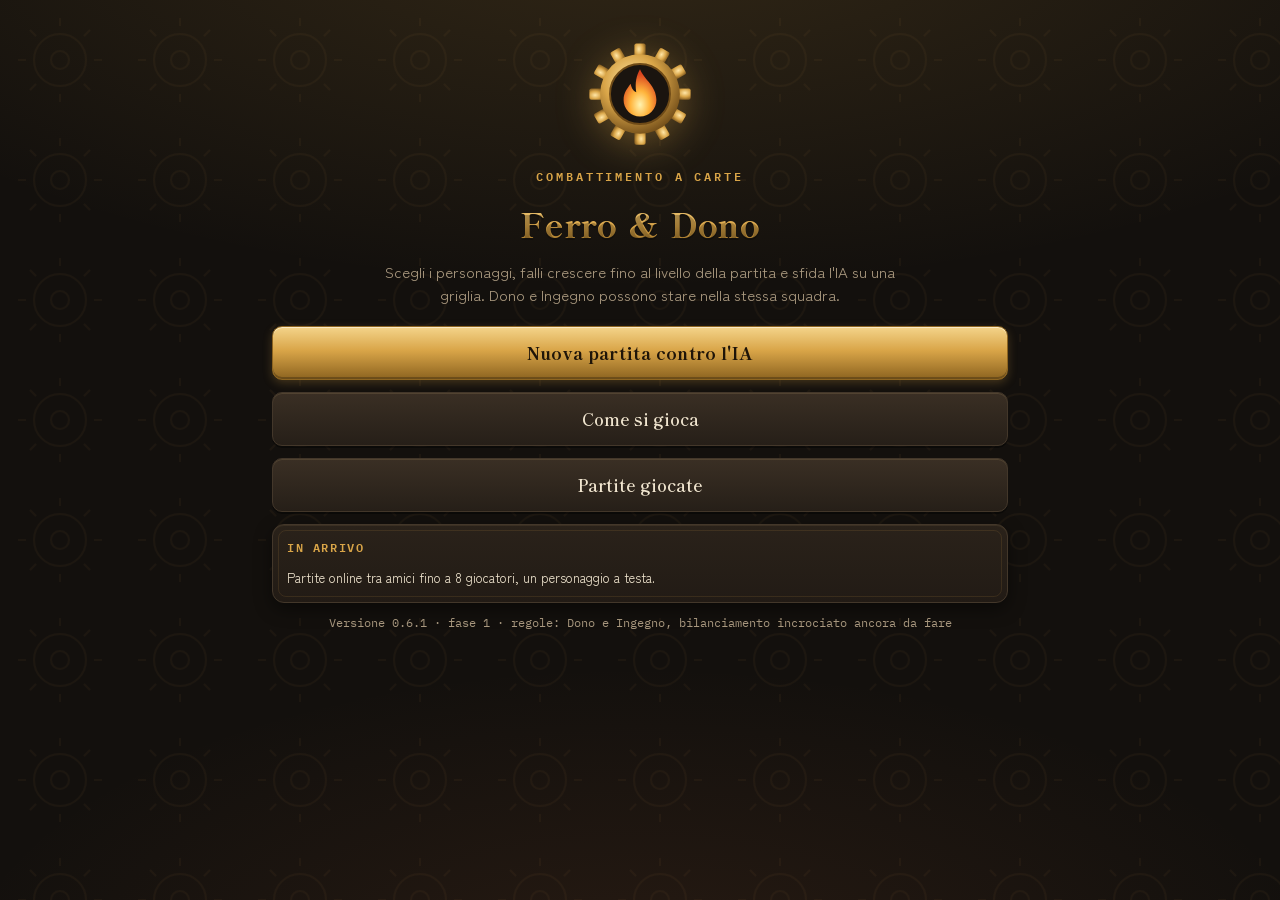
<file: index.html>
<!doctype html>
<html lang="it">
<head>
<meta charset="utf-8">
<meta name="viewport" content="width=device-width,initial-scale=1,viewport-fit=cover">
<title>Ferro &amp; Dono</title>
<meta name="description" content="Combattimento a carte di Ferro & Dono: Dono e Ingegno su griglia, contro l'IA.">
<meta name="theme-color" content="#2a2219">
<link rel="manifest" href="manifest.webmanifest">
<link rel="icon" href="icone/icona-192.png">
<link rel="apple-touch-icon" href="icone/icona-192.png">
<meta name="apple-mobile-web-app-capable" content="yes">
<meta name="apple-mobile-web-app-title" content="Ferro & Dono">
<link rel="preconnect" href="https://fonts.googleapis.com">
<link rel="stylesheet" href="https://fonts.googleapis.com/css2?family=Shippori+Mincho+B1:wght@700;800&family=Zen+Kaku+Gothic+New:wght@400;500;700&family=IBM+Plex+Mono:wght@500;600&display=swap">
<link rel="stylesheet" href="stile.css">
</head>
<body>
<div id="app" aria-live="polite"></div>
<noscript>Per giocare serve JavaScript attivo.</noscript>
<!-- Ordine importante: prima i dati, poi il motore, poi l'interfaccia -->
<script src="dati-dono.js"></script>
<script src="dati-ingegno.js"></script>
<script src="motore.js"></script>
<script src="app.js"></script>
</body>
</html>
</file>
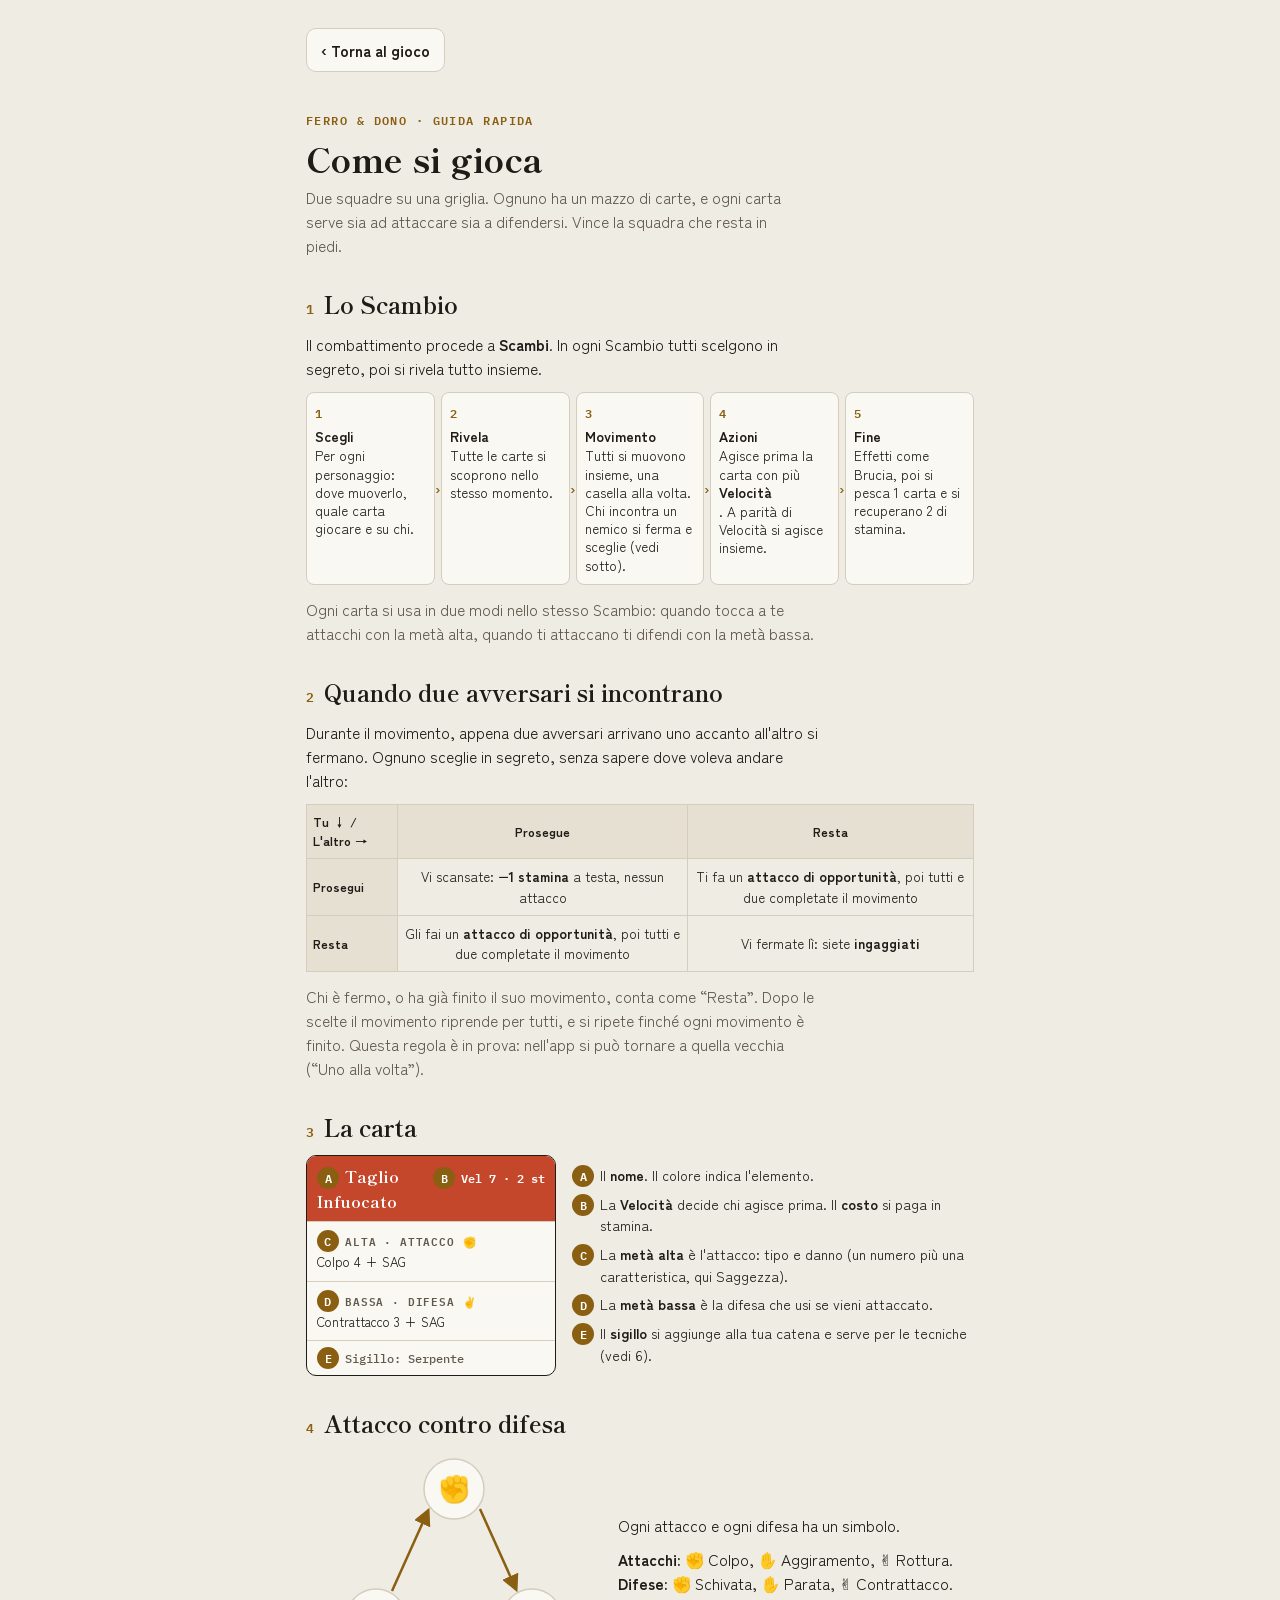
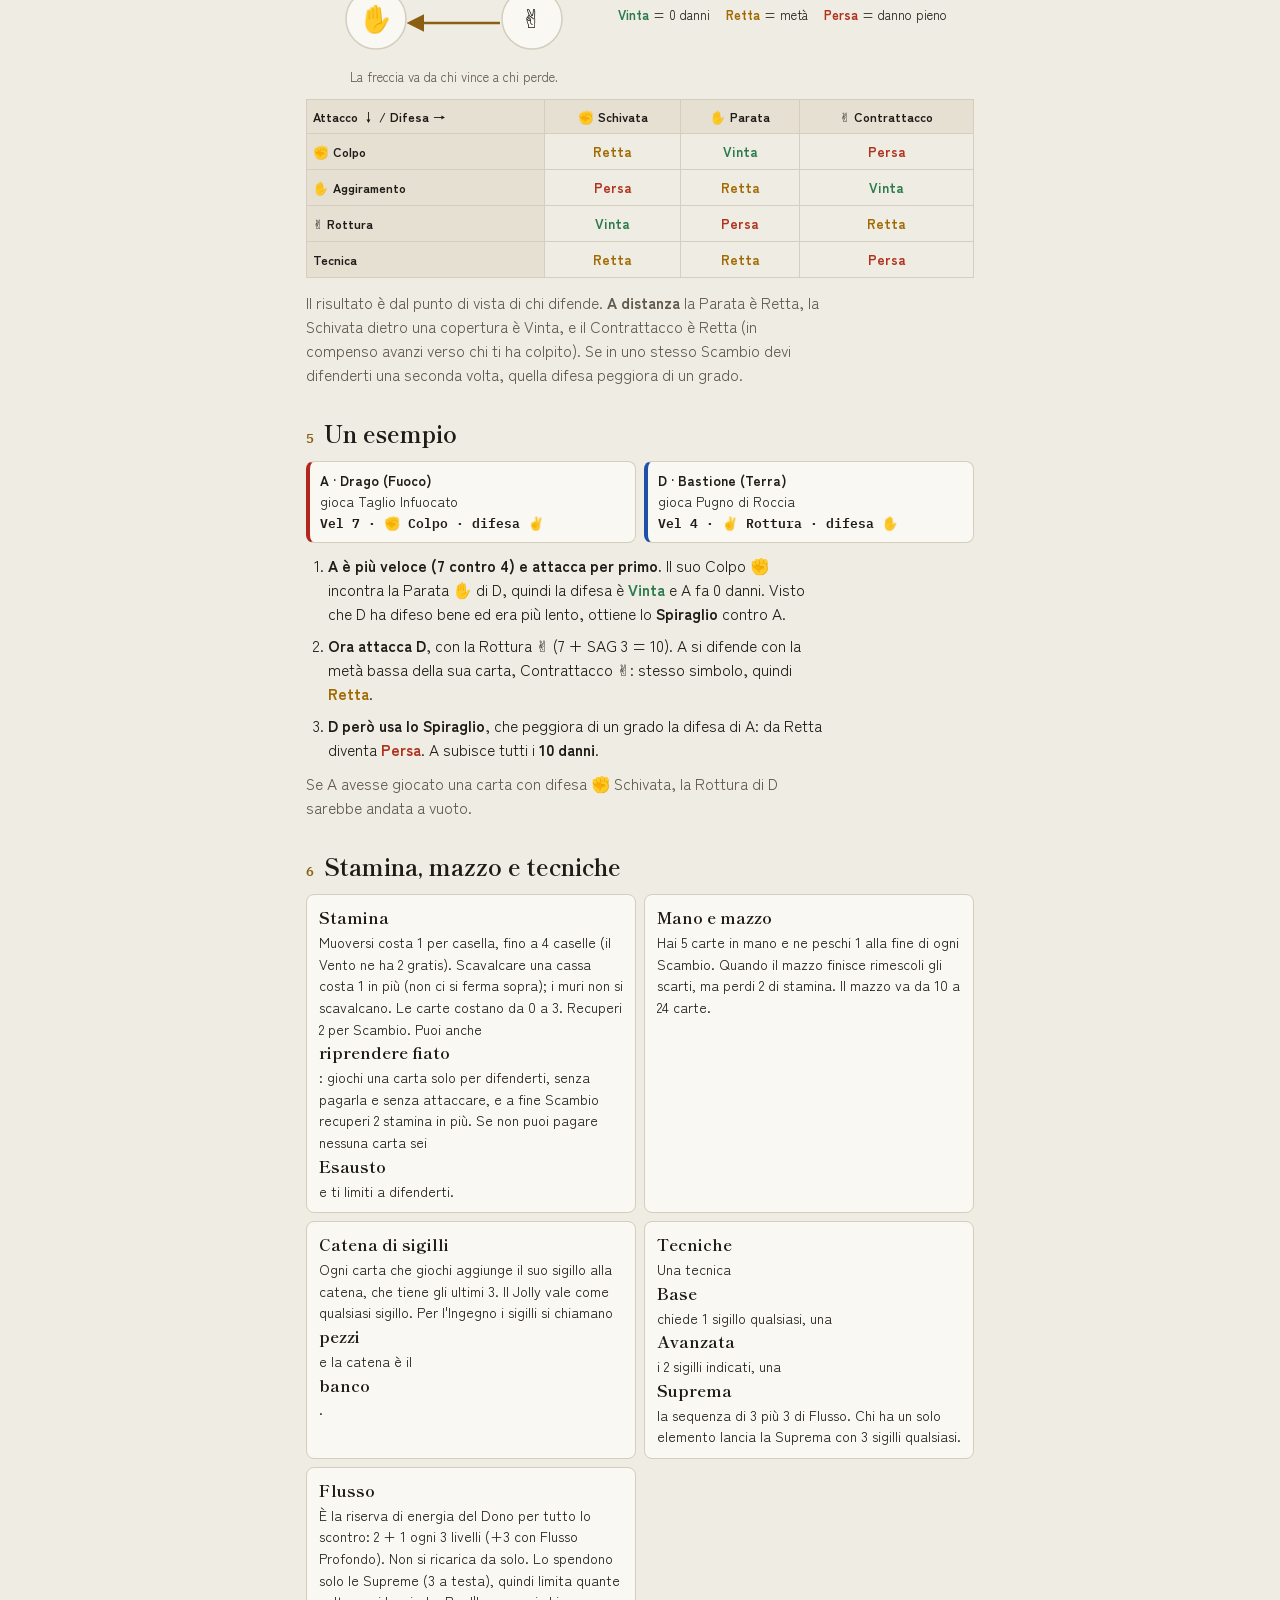
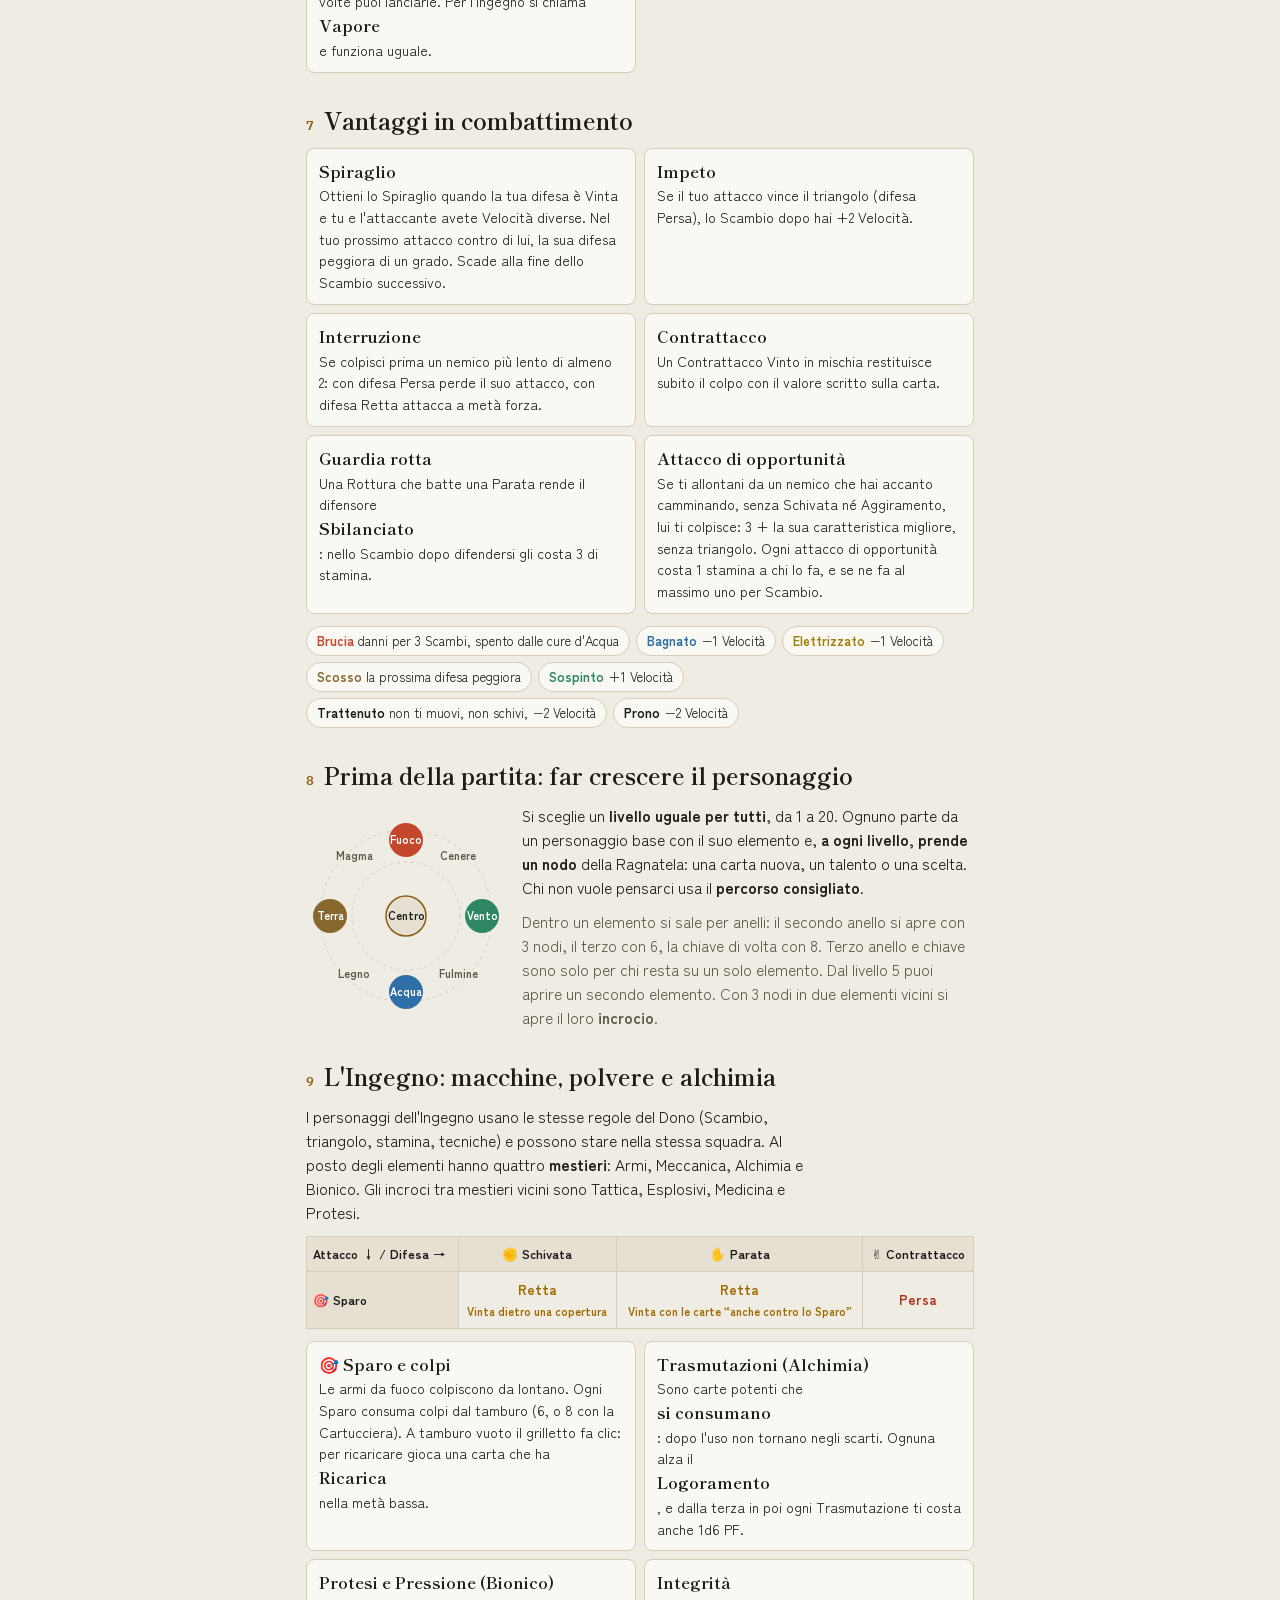
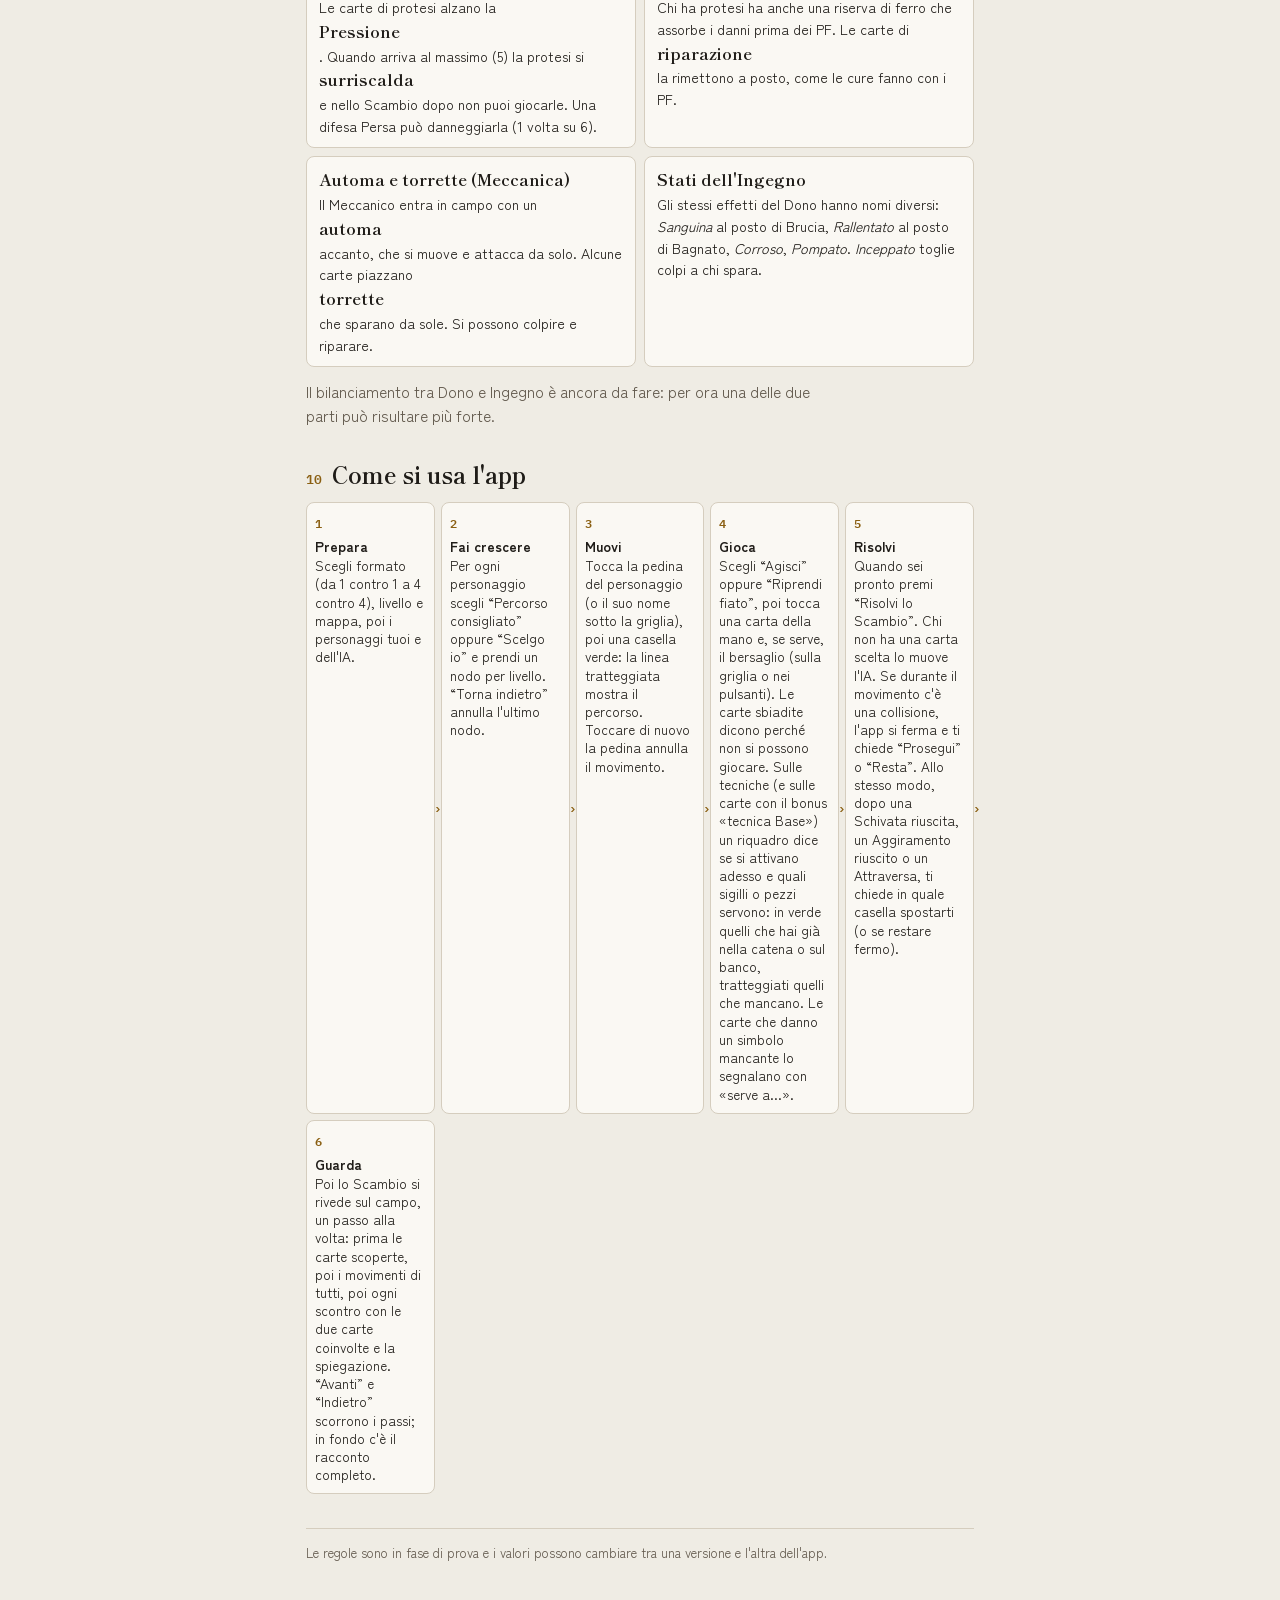
<file: guida.html>
<!doctype html>
<html lang="it">
<head>
<meta charset="utf-8">
<meta name="viewport" content="width=device-width,initial-scale=1,viewport-fit=cover">
<title>Come si gioca · Ferro &amp; Dono</title>
<meta name="theme-color" content="#2a2219">
<link rel="manifest" href="manifest.webmanifest">
<link rel="icon" href="icone/icona-192.png">
<link rel="preconnect" href="https://fonts.googleapis.com">
<link rel="stylesheet" href="https://fonts.googleapis.com/css2?family=Shippori+Mincho+B1:wght@700;800&family=Zen+Kaku+Gothic+New:wght@400;500;700&family=IBM+Plex+Mono:wght@500;600&display=swap">
<style>
/* Layout: una colonna stretta da leggere sul telefono, schemi a tutta larghezza; carta e triangolo disegnati in HTML */
:root{
  --bg:#efece4; --paper:#faf8f3; --ink:#1f1c18; --muted:#62594d; --line:#d5cdbe; --soft:#e6e0d3;
  --brass:#8a5f12; --on-brass:#fff;
  --win:#2c7a4b; --half:#a06a00; --lose:#b0321c;
  --tA:#b3261e; --tB:#1f4fa8;
  --F:#c4462b; --V:#2d8763; --A:#2f6ea6; --T:#87672e; --L:#9f810c;
  --ff-d:"Shippori Mincho B1","Hiragino Mincho ProN",Georgia,serif;
  --ff-b:"Zen Kaku Gothic New","Segoe UI",system-ui,sans-serif;
  --ff-m:"IBM Plex Mono",ui-monospace,Menlo,monospace;
}
@media (prefers-color-scheme: dark){:root:not([data-theme="light"]){
  --bg:#16140f; --paper:#1f1c16; --ink:#ece6da; --muted:#a99f8f; --line:#3a352b; --soft:#2a261e;
  --brass:#d9a648; --on-brass:#16140f; --win:#5fc38a; --half:#e0a83a; --lose:#ec7a5a;
  --tA:#ff7b6e; --tB:#7aa7ff; --F:#e36a4e; --V:#5cbd95; --A:#62a1d8; --T:#c39e60; --L:#dabb42; color-scheme:dark}}
:root[data-theme="dark"]{
  --bg:#16140f; --paper:#1f1c16; --ink:#ece6da; --muted:#a99f8f; --line:#3a352b; --soft:#2a261e;
  --brass:#d9a648; --on-brass:#16140f; --win:#5fc38a; --half:#e0a83a; --lose:#ec7a5a;
  --tA:#ff7b6e; --tB:#7aa7ff; --F:#e36a4e; --V:#5cbd95; --A:#62a1d8; --T:#c39e60; --L:#dabb42; color-scheme:dark}
*{box-sizing:border-box}
body{background:var(--bg);color:var(--ink);font:15.5px/1.55 var(--ff-b)}
.wrap{max-width:700px;margin:0 auto;padding-left:max(16px,env(safe-area-inset-left,0px));padding-right:max(16px,env(safe-area-inset-right,0px));padding-block:28px 56px;display:flex;flex-direction:column;gap:34px}
header h1{font:800 34px/1.1 var(--ff-d);margin:0 0 8px;text-wrap:balance;letter-spacing:.01em}
header p{margin:0;color:var(--muted);max-width:60ch}
.seal{display:inline-block;font:600 12px var(--ff-m);letter-spacing:.12em;text-transform:uppercase;color:var(--brass);margin-bottom:10px}
section{display:flex;flex-direction:column;gap:12px;min-width:0}
h2{font:700 23px/1.2 var(--ff-d);margin:0;text-wrap:balance;display:flex;gap:10px;align-items:baseline}
h2 .n{font:600 13px var(--ff-m);color:var(--brass)}
p{margin:0;max-width:65ch}
.muted{color:var(--muted)}
b{font-weight:700}
.box{background:var(--paper);border:1px solid var(--line);border-radius:10px;padding:14px;min-width:0}
/* flusso dello Scambio */
.flow{list-style:none;margin:0;padding:0;display:grid;grid-template-columns:repeat(5,minmax(0,1fr));gap:6px;counter-reset:f}
.flow li{background:var(--paper);border:1px solid var(--line);border-radius:8px;padding:10px 8px;font-size:13.5px;line-height:1.35;position:relative;counter-increment:f;min-width:0}
.flow li::before{content:counter(f);display:block;font:600 12px var(--ff-m);color:var(--brass);margin-bottom:4px}
.flow li b{display:block;font-size:14px}
.flow li:not(:last-child)::after{content:"›";position:absolute;right:-6px;top:50%;transform:translateY(-50%);color:var(--brass);font-weight:700;z-index:1}
@media (max-width:620px){.flow{grid-template-columns:minmax(0,1fr)}.flow li{display:grid;grid-template-columns:22px minmax(0,1fr);gap:0 8px}.flow li::before{grid-row:span 2;margin:0}.flow li:not(:last-child)::after{content:"⌄";right:auto;left:12px;top:auto;bottom:-13px;transform:none}}
/* carta */
.cardrow{display:grid;grid-template-columns:minmax(0,250px) minmax(0,1fr);gap:16px;align-items:center}
@media (max-width:560px){.cardrow{grid-template-columns:minmax(0,1fr)}}
.card{border:1.5px solid var(--ink);border-radius:10px;background:var(--paper);overflow:hidden;font-size:13px;max-width:280px}
.card .hd{background:var(--F);color:#fff;padding:8px 10px;display:flex;justify-content:space-between;gap:8px;align-items:baseline}
.card .hd .nm{font:700 16px var(--ff-d)}
.card .hd .v{font:600 12px var(--ff-m);white-space:nowrap}
.card .half{padding:8px 10px;border-top:1px solid var(--line)}
.card .half small{display:block;font:600 10.5px var(--ff-m);letter-spacing:.08em;text-transform:uppercase;color:var(--muted)}
.card .ft{padding:6px 10px;border-top:1px solid var(--line);font:500 12px var(--ff-m);color:var(--muted)}
.tag{display:inline-flex;align-items:center;justify-content:center;min-width:22px;height:22px;padding:0 6px;border-radius:99px;background:var(--brass);color:var(--on-brass);font:600 12px var(--ff-m);margin-right:6px;flex:none}
.keys{list-style:none;margin:0;padding:0;display:flex;flex-direction:column;gap:7px;font-size:14px}
.keys li{display:flex;align-items:flex-start}
/* triangolo */
.tri{display:grid;grid-template-columns:minmax(0,1fr) minmax(0,1.2fr);gap:16px;align-items:center}
@media (max-width:560px){.tri{grid-template-columns:minmax(0,1fr)}}
.wheel{display:flex;flex-direction:column;align-items:center;gap:6px;font-size:13px;text-align:center}
.wheel svg{width:100%;max-width:240px;height:auto}
.scroll{overflow-x:auto}
table{border-collapse:collapse;width:100%;font-size:13.5px;font-variant-numeric:tabular-nums}
th,td{border:1px solid var(--line);padding:7px 6px;text-align:center}
th{font-weight:700;background:var(--soft);font-size:12.5px}
th.row{text-align:left}
.V{color:var(--win);font-weight:700}.R{color:var(--half);font-weight:700}.P{color:var(--lose);font-weight:700}
.legend{display:flex;flex-wrap:wrap;gap:6px 16px;font-size:13px}
/* esempio */
.ex{display:flex;flex-direction:column;gap:10px}
.duo{display:grid;grid-template-columns:minmax(0,1fr) minmax(0,1fr);gap:8px}
.who{border:1px solid var(--line);border-left:4px solid var(--tA);border-radius:8px;padding:8px 10px;background:var(--paper);font-size:13.5px;min-width:0}
.who.d{border-left-color:var(--tB)}
.who b{display:block}
.steps{margin:0;padding-left:22px;display:flex;flex-direction:column;gap:8px;max-width:65ch}
.res{font:600 13px var(--ff-m);white-space:normal;display:inline-block}
/* vantaggi */
.grid2{display:grid;grid-template-columns:repeat(2,minmax(0,1fr));gap:8px}
@media (max-width:560px){.grid2{grid-template-columns:minmax(0,1fr)}}
.tile{background:var(--paper);border:1px solid var(--line);border-radius:8px;padding:10px 12px;font-size:14px;min-width:0}
.tile b{display:block;font-family:var(--ff-d);font-size:16px;margin-bottom:2px}
.chips{display:flex;flex-wrap:wrap;gap:6px}
.chip{border:1px solid var(--line);background:var(--paper);border-radius:99px;padding:4px 10px;font-size:13px}
.chip i{font-style:normal;font-weight:700}
/* ragnatela */
.web{display:grid;grid-template-columns:minmax(0,200px) minmax(0,1fr);gap:16px;align-items:center}
@media (max-width:560px){.web{grid-template-columns:minmax(0,1fr)}.web svg{max-width:220px;margin:0 auto}}
.web svg{width:100%;height:auto;display:block}
.web text{font-family:var(--ff-b);font-size:11px;font-weight:700}
footer{font-size:13px;color:var(--muted);border-top:1px solid var(--line);padding-top:14px}
html,body{margin:0}
.torna{display:inline-flex;align-items:center;min-height:44px;padding:8px 14px;border:1px solid var(--line);border-radius:10px;background:var(--paper);color:var(--ink);text-decoration:none;font-weight:600}
.ing{--F:#a8432a;--V:#93700f;--A:#6b4fa0;--T:#3d6782}
</style>
</head>
<body>


<div class="wrap">
<p><a class="torna" href="./">‹ Torna al gioco</a></p>
<header>
  <span class="seal">Ferro &amp; Dono · guida rapida</span>
  <h1>Come si gioca</h1>
  <p>Due squadre su una griglia. Ognuno ha un mazzo di carte, e ogni carta serve sia ad attaccare sia a difendersi. Vince la squadra che resta in piedi.</p>
</header>

<section>
  <h2><span class="n">1</span>Lo Scambio</h2>
  <p>Il combattimento procede a <b>Scambi</b>. In ogni Scambio tutti scelgono in segreto, poi si rivela tutto insieme.</p>
  <ol class="flow">
    <li><b>Scegli</b>Per ogni personaggio: dove muoverlo, quale carta giocare e su chi.</li>
    <li><b>Rivela</b>Tutte le carte si scoprono nello stesso momento.</li>
    <li><b>Movimento</b>Tutti si muovono insieme, una casella alla volta. Chi incontra un nemico si ferma e sceglie (vedi sotto).</li>
    <li><b>Azioni</b>Agisce prima la carta con più <b>Velocità</b>. A parità di Velocità si agisce insieme.</li>
    <li><b>Fine</b>Effetti come Brucia, poi si pesca 1 carta e si recuperano 2 di stamina.</li>
  </ol>
  <p class="muted">Ogni carta si usa in due modi nello stesso Scambio: quando tocca a te attacchi con la metà alta, quando ti attaccano ti difendi con la metà bassa.</p>
</section>

<section>
  <h2><span class="n">2</span>Quando due avversari si incontrano</h2>
  <p>Durante il movimento, appena due avversari arrivano uno accanto all'altro si fermano. Ognuno sceglie in segreto, senza sapere dove voleva andare l'altro:</p>
  <div class="scroll"><table>
    <thead><tr><th class="row">Tu ↓ / L'altro →</th><th>Prosegue</th><th>Resta</th></tr></thead>
    <tbody>
      <tr><th class="row">Prosegui</th><td>Vi scansate: <b>−1 stamina</b> a testa, nessun attacco</td><td>Ti fa un <b>attacco di opportunità</b>, poi tutti e due completate il movimento</td></tr>
      <tr><th class="row">Resta</th><td>Gli fai un <b>attacco di opportunità</b>, poi tutti e due completate il movimento</td><td>Vi fermate lì: siete <b>ingaggiati</b></td></tr>
    </tbody></table></div>
  <p class="muted">Chi è fermo, o ha già finito il suo movimento, conta come “Resta”. Dopo le scelte il movimento riprende per tutti, e si ripete finché ogni movimento è finito. Questa regola è in prova: nell'app si può tornare a quella vecchia (“Uno alla volta”).</p>
</section>

<section>
  <h2><span class="n">3</span>La carta</h2>
  <div class="cardrow">
    <div class="card" aria-label="Esempio di carta">
      <div class="hd"><span class="nm"><span class="tag">A</span>Taglio Infuocato</span><span class="v"><span class="tag">B</span>Vel 7 · 2 st</span></div>
      <div class="half"><small><span class="tag">C</span>Alta · attacco ✊</small>Colpo 4 + SAG</div>
      <div class="half"><small><span class="tag">D</span>Bassa · difesa ✌️</small>Contrattacco 3 + SAG</div>
      <div class="ft"><span class="tag">E</span>Sigillo: Serpente</div>
    </div>
    <ul class="keys">
      <li><span class="tag">A</span><span>Il <b>nome</b>. Il colore indica l'elemento.</span></li>
      <li><span class="tag">B</span><span>La <b>Velocità</b> decide chi agisce prima. Il <b>costo</b> si paga in stamina.</span></li>
      <li><span class="tag">C</span><span>La <b>metà alta</b> è l'attacco: tipo e danno (un numero più una caratteristica, qui Saggezza).</span></li>
      <li><span class="tag">D</span><span>La <b>metà bassa</b> è la difesa che usi se vieni attaccato.</span></li>
      <li><span class="tag">E</span><span>Il <b>sigillo</b> si aggiunge alla tua catena e serve per le tecniche (vedi 6).</span></li>
    </ul>
  </div>
</section>

<section>
  <h2><span class="n">4</span>Attacco contro difesa</h2>
  <div class="tri">
    <div class="wheel">
      <svg viewBox="0 0 240 210" role="img" aria-label="Sasso batte forbici, forbici batte carta, carta batte sasso">
        <defs><marker id="ah" viewBox="0 0 10 10" refX="8" refY="5" markerWidth="7" markerHeight="7" orient="auto"><path d="M0 0L10 5L0 10z" style="fill:var(--brass)"/></marker></defs>
        <circle cx="120" cy="38" r="30" style="fill:var(--paper);stroke:var(--line);stroke-width:1.5"/>
        <circle cx="42" cy="168" r="30" style="fill:var(--paper);stroke:var(--line);stroke-width:1.5"/>
        <circle cx="198" cy="168" r="30" style="fill:var(--paper);stroke:var(--line);stroke-width:1.5"/>
        <text x="120" y="47" text-anchor="middle" style="font-size:26px;fill:var(--ink)">✊</text>
        <text x="198" y="177" text-anchor="middle" style="font-size:26px;fill:var(--ink)">✌️</text>
        <text x="42" y="177" text-anchor="middle" style="font-size:26px;fill:var(--ink)">✋</text>
        <path d="M146 58 L182 138" style="stroke:var(--brass);stroke-width:2.5;fill:none" marker-end="url(#ah)"/>
        <path d="M166 172 L76 172" style="stroke:var(--brass);stroke-width:2.5;fill:none" marker-end="url(#ah)"/>
        <path d="M58 140 L94 60" style="stroke:var(--brass);stroke-width:2.5;fill:none" marker-end="url(#ah)"/>
      </svg>
      <span class="muted">La freccia va da chi vince a chi perde.</span>
    </div>
    <div class="ex">
      <p>Ogni attacco e ogni difesa ha un simbolo.</p>
      <p><b>Attacchi:</b> ✊ Colpo, ✋ Aggiramento, ✌️ Rottura.<br><b>Difese:</b> ✊ Schivata, ✋ Parata, ✌️ Contrattacco.</p>
      <div class="legend"><span><span class="V">Vinta</span> = 0 danni</span><span><span class="R">Retta</span> = metà</span><span><span class="P">Persa</span> = danno pieno</span></div>
    </div>
  </div>
  <div class="scroll"><table>
    <thead><tr><th class="row">Attacco ↓ / Difesa →</th><th>✊ Schivata</th><th>✋ Parata</th><th>✌️ Contrattacco</th></tr></thead>
    <tbody>
      <tr><th class="row">✊ Colpo</th><td class="R">Retta</td><td class="V">Vinta</td><td class="P">Persa</td></tr>
      <tr><th class="row">✋ Aggiramento</th><td class="P">Persa</td><td class="R">Retta</td><td class="V">Vinta</td></tr>
      <tr><th class="row">✌️ Rottura</th><td class="V">Vinta</td><td class="P">Persa</td><td class="R">Retta</td></tr>
      <tr><th class="row">Tecnica</th><td class="R">Retta</td><td class="R">Retta</td><td class="P">Persa</td></tr>
    </tbody></table></div>
  <p class="muted">Il risultato è dal punto di vista di chi difende. <b>A distanza</b> la Parata è Retta, la Schivata dietro una copertura è Vinta, e il Contrattacco è Retta (in compenso avanzi verso chi ti ha colpito). Se in uno stesso Scambio devi difenderti una seconda volta, quella difesa peggiora di un grado.</p>
</section>

<section>
  <h2><span class="n">5</span>Un esempio</h2>
  <div class="ex">
    <div class="duo">
      <div class="who"><b class="tA">A · Drago (Fuoco)</b>gioca Taglio Infuocato<br><span class="res">Vel 7 · ✊ Colpo · difesa ✌️</span></div>
      <div class="who d"><b>D · Bastione (Terra)</b>gioca Pugno di Roccia<br><span class="res">Vel 4 · ✌️ Rottura · difesa ✋</span></div>
    </div>
    <ol class="steps">
      <li><b>A è più veloce (7 contro 4) e attacca per primo.</b> Il suo Colpo ✊ incontra la Parata ✋ di D, quindi la difesa è <span class="V">Vinta</span> e A fa 0 danni. Visto che D ha difeso bene ed era più lento, ottiene lo <b>Spiraglio</b> contro A.</li>
      <li><b>Ora attacca D</b>, con la Rottura ✌️ (7 + SAG 3 = 10). A si difende con la metà bassa della sua carta, Contrattacco ✌️: stesso simbolo, quindi <span class="R">Retta</span>.</li>
      <li><b>D però usa lo Spiraglio</b>, che peggiora di un grado la difesa di A: da Retta diventa <span class="P">Persa</span>. A subisce tutti i <b>10 danni</b>.</li>
    </ol>
    <p class="muted">Se A avesse giocato una carta con difesa ✊ Schivata, la Rottura di D sarebbe andata a vuoto.</p>
  </div>
</section>

<section>
  <h2><span class="n">6</span>Stamina, mazzo e tecniche</h2>
  <div class="grid2">
    <div class="tile"><b>Stamina</b>Muoversi costa 1 per casella, fino a 4 caselle (il Vento ne ha 2 gratis). Scavalcare una cassa costa 1 in più (non ci si ferma sopra); i muri non si scavalcano. Le carte costano da 0 a 3. Recuperi 2 per Scambio. Puoi anche <b>riprendere fiato</b>: giochi una carta solo per difenderti, senza pagarla e senza attaccare, e a fine Scambio recuperi 2 stamina in più. Se non puoi pagare nessuna carta sei <b>Esausto</b> e ti limiti a difenderti.</div>
    <div class="tile"><b>Mano e mazzo</b>Hai 5 carte in mano e ne peschi 1 alla fine di ogni Scambio. Quando il mazzo finisce rimescoli gli scarti, ma perdi 2 di stamina. Il mazzo va da 10 a 24 carte.</div>
    <div class="tile"><b>Catena di sigilli</b>Ogni carta che giochi aggiunge il suo sigillo alla catena, che tiene gli ultimi 3. Il Jolly vale come qualsiasi sigillo. Per l'Ingegno i sigilli si chiamano <b>pezzi</b> e la catena è il <b>banco</b>.</div>
    <div class="tile"><b>Tecniche</b>Una tecnica <b>Base</b> chiede 1 sigillo qualsiasi, una <b>Avanzata</b> i 2 sigilli indicati, una <b>Suprema</b> la sequenza di 3 più 3 di Flusso. Chi ha un solo elemento lancia la Suprema con 3 sigilli qualsiasi.</div>
    <div class="tile"><b>Flusso</b>È la riserva di energia del Dono per tutto lo scontro: 2 + 1 ogni 3 livelli (+3 con Flusso Profondo). Non si ricarica da solo. Lo spendono solo le Supreme (3 a testa), quindi limita quante volte puoi lanciarle. Per l'Ingegno si chiama <b>Vapore</b> e funziona uguale.</div>
  </div>
</section>

<section>
  <h2><span class="n">7</span>Vantaggi in combattimento</h2>
  <div class="grid2">
    <div class="tile"><b>Spiraglio</b>Ottieni lo Spiraglio quando la tua difesa è Vinta e tu e l'attaccante avete Velocità diverse. Nel tuo prossimo attacco contro di lui, la sua difesa peggiora di un grado. Scade alla fine dello Scambio successivo.</div>
    <div class="tile"><b>Impeto</b>Se il tuo attacco vince il triangolo (difesa Persa), lo Scambio dopo hai +2 Velocità.</div>
    <div class="tile"><b>Interruzione</b>Se colpisci prima un nemico più lento di almeno 2: con difesa Persa perde il suo attacco, con difesa Retta attacca a metà forza.</div>
    <div class="tile"><b>Contrattacco</b>Un Contrattacco Vinto in mischia restituisce subito il colpo con il valore scritto sulla carta.</div>
    <div class="tile"><b>Guardia rotta</b>Una Rottura che batte una Parata rende il difensore <b>Sbilanciato</b>: nello Scambio dopo difendersi gli costa 3 di stamina.</div>
    <div class="tile"><b>Attacco di opportunità</b>Se ti allontani da un nemico che hai accanto camminando, senza Schivata né Aggiramento, lui ti colpisce: 3 + la sua caratteristica migliore, senza triangolo. Ogni attacco di opportunità costa 1 stamina a chi lo fa, e se ne fa al massimo uno per Scambio.</div>
  </div>
  <div class="chips" aria-label="Stati">
    <span class="chip"><i style="color:var(--F)">Brucia</i> danni per 3 Scambi, spento dalle cure d'Acqua</span>
    <span class="chip"><i style="color:var(--A)">Bagnato</i> −1 Velocità</span>
    <span class="chip"><i style="color:var(--L)">Elettrizzato</i> −1 Velocità</span>
    <span class="chip"><i style="color:var(--T)">Scosso</i> la prossima difesa peggiora</span>
    <span class="chip"><i style="color:var(--V)">Sospinto</i> +1 Velocità</span>
    <span class="chip"><i>Trattenuto</i> non ti muovi, non schivi, −2 Velocità</span>
    <span class="chip"><i>Prono</i> −2 Velocità</span>
  </div>
</section>

<section>
  <h2><span class="n">8</span>Prima della partita: far crescere il personaggio</h2>
  <div class="web">
    <svg viewBox="0 0 200 200" role="img" aria-label="La Ragnatela: centro, quattro elementi sull'anello, incroci tra elementi vicini">
      <circle cx="100" cy="100" r="86" style="fill:none;stroke:var(--line);stroke-dasharray:3 4"/>
      <circle cx="100" cy="100" r="54" style="fill:none;stroke:var(--line);stroke-dasharray:3 4"/>
      <circle cx="100" cy="100" r="20" style="fill:var(--soft);stroke:var(--brass);stroke-width:1.5"/>
      <text x="100" y="104" text-anchor="middle" style="fill:var(--ink)">Centro</text>
      <circle cx="100" cy="24" r="17" style="fill:var(--F)"/><text x="100" y="28" text-anchor="middle" style="fill:#fff">Fuoco</text>
      <circle cx="176" cy="100" r="17" style="fill:var(--V)"/><text x="176" y="104" text-anchor="middle" style="fill:#fff">Vento</text>
      <circle cx="100" cy="176" r="17" style="fill:var(--A)"/><text x="100" y="180" text-anchor="middle" style="fill:#fff">Acqua</text>
      <circle cx="24" cy="100" r="17" style="fill:var(--T)"/><text x="24" y="104" text-anchor="middle" style="fill:#fff">Terra</text>
      <text x="152" y="44" text-anchor="middle" style="fill:var(--muted)">Cenere</text>
      <text x="152" y="162" text-anchor="middle" style="fill:var(--muted)">Fulmine</text>
      <text x="48" y="162" text-anchor="middle" style="fill:var(--muted)">Legno</text>
      <text x="48" y="44" text-anchor="middle" style="fill:var(--muted)">Magma</text>
    </svg>
    <div class="ex">
      <p>Si sceglie un <b>livello uguale per tutti</b>, da 1 a 20. Ognuno parte da un personaggio base con il suo elemento e, <b>a ogni livello, prende un nodo</b> della Ragnatela: una carta nuova, un talento o una scelta. Chi non vuole pensarci usa il <b>percorso consigliato</b>.</p>
      <p class="muted">Dentro un elemento si sale per anelli: il secondo anello si apre con 3 nodi, il terzo con 6, la chiave di volta con 8. Terzo anello e chiave sono solo per chi resta su un solo elemento. Dal livello 5 puoi aprire un secondo elemento. Con 3 nodi in due elementi vicini si apre il loro <b>incrocio</b>.</p>
    </div>
  </div>
</section>

<section class="ing">
  <h2><span class="n">9</span>L'Ingegno: macchine, polvere e alchimia</h2>
  <p>I personaggi dell'Ingegno usano le stesse regole del Dono (Scambio, triangolo, stamina, tecniche) e possono stare nella stessa squadra. Al posto degli elementi hanno quattro <b>mestieri</b>: Armi, Meccanica, Alchimia e Bionico. Gli incroci tra mestieri vicini sono Tattica, Esplosivi, Medicina e Protesi.</p>
  <div class="scroll"><table>
    <thead><tr><th class="row">Attacco ↓ / Difesa →</th><th>✊ Schivata</th><th>✋ Parata</th><th>✌️ Contrattacco</th></tr></thead>
    <tbody><tr><th class="row">🎯 Sparo</th><td class="R">Retta<br><small>Vinta dietro una copertura</small></td><td class="R">Retta<br><small>Vinta con le carte “anche contro lo Sparo”</small></td><td class="P">Persa</td></tr></tbody></table></div>
  <div class="grid2">
    <div class="tile"><b>🎯 Sparo e colpi</b>Le armi da fuoco colpiscono da lontano. Ogni Sparo consuma colpi dal tamburo (6, o 8 con la Cartucciera). A tamburo vuoto il grilletto fa clic: per ricaricare gioca una carta che ha <b>Ricarica</b> nella metà bassa.</div>
    <div class="tile"><b>Trasmutazioni (Alchimia)</b>Sono carte potenti che <b>si consumano</b>: dopo l'uso non tornano negli scarti. Ognuna alza il <b>Logoramento</b>, e dalla terza in poi ogni Trasmutazione ti costa anche 1d6 PF.</div>
    <div class="tile"><b>Protesi e Pressione (Bionico)</b>Le carte di protesi alzano la <b>Pressione</b>. Quando arriva al massimo (5) la protesi si <b>surriscalda</b> e nello Scambio dopo non puoi giocarle. Una difesa Persa può danneggiarla (1 volta su 6).</div>
    <div class="tile"><b>Integrità</b>Chi ha protesi ha anche una riserva di ferro che assorbe i danni prima dei PF. Le carte di <b>riparazione</b> la rimettono a posto, come le cure fanno con i PF.</div>
    <div class="tile"><b>Automa e torrette (Meccanica)</b>Il Meccanico entra in campo con un <b>automa</b> accanto, che si muove e attacca da solo. Alcune carte piazzano <b>torrette</b> che sparano da sole. Si possono colpire e riparare.</div>
    <div class="tile"><b>Stati dell'Ingegno</b>Gli stessi effetti del Dono hanno nomi diversi: <i>Sanguina</i> al posto di Brucia, <i>Rallentato</i> al posto di Bagnato, <i>Corroso</i>, <i>Pompato</i>. <i>Inceppato</i> toglie colpi a chi spara.</div>
  </div>
  <p class="muted">Il bilanciamento tra Dono e Ingegno è ancora da fare: per ora una delle due parti può risultare più forte.</p>
</section>

<section>
  <h2><span class="n">10</span>Come si usa l'app</h2>
  <ol class="flow">
    <li><b>Prepara</b>Scegli formato (da 1 contro 1 a 4 contro 4), livello e mappa, poi i personaggi tuoi e dell'IA.</li>
    <li><b>Fai crescere</b>Per ogni personaggio scegli “Percorso consigliato” oppure “Scelgo io” e prendi un nodo per livello. “Torna indietro” annulla l'ultimo nodo.</li>
    <li><b>Muovi</b>Tocca la pedina del personaggio (o il suo nome sotto la griglia), poi una casella verde: la linea tratteggiata mostra il percorso. Toccare di nuovo la pedina annulla il movimento.</li>
    <li><b>Gioca</b>Scegli “Agisci” oppure “Riprendi fiato”, poi tocca una carta della mano e, se serve, il bersaglio (sulla griglia o nei pulsanti). Le carte sbiadite dicono perché non si possono giocare. Sulle tecniche (e sulle carte con il bonus «tecnica Base») un riquadro dice se si attivano adesso e quali sigilli o pezzi servono: in verde quelli che hai già nella catena o sul banco, tratteggiati quelli che mancano. Le carte che danno un simbolo mancante lo segnalano con «serve a…».</li>
    <li><b>Risolvi</b>Quando sei pronto premi “Risolvi lo Scambio”. Chi non ha una carta scelta lo muove l'IA. Se durante il movimento c'è una collisione, l'app si ferma e ti chiede “Prosegui” o “Resta”. Allo stesso modo, dopo una Schivata riuscita, un Aggiramento riuscito o un Attraversa, ti chiede in quale casella spostarti (o se restare fermo).</li>
    <li><b>Guarda</b>Poi lo Scambio si rivede sul campo, un passo alla volta: prima le carte scoperte, poi i movimenti di tutti, poi ogni scontro con le due carte coinvolte e la spiegazione. “Avanti” e “Indietro” scorrono i passi; in fondo c'è il racconto completo.</li>
  </ol>
</section>

<footer>Le regole sono in fase di prova e i valori possono cambiare tra una versione e l'altra dell'app.</footer>
</div>
</body>
</html>
</file>
<file: stile.css>
/* ============================================================
   Ferro & Dono — STILE DELL'APP
   Solo l'aspetto grafico: colori, caratteri, forme, effetti.
   Si può riscrivere liberamente senza toccare regole e logica
   (dati-*.js, motore.js, app.js): basta tenere i nomi delle classi.
   Tema: "notte di fucina" — ferro scuro, ottone e rame, carte su pergamena.
   ============================================================ */

/* ---------- Gettoni: colori e caratteri ---------- */
:root{
  /* fondo e pannelli: ferro brunito */
  --sfondo:#13100d; --sfondo-2:#1c1712; --carta:#221b15; --carta-2:#2a221a;
  --inchiostro:#f0e5cf; --tenue:#ab9a80; --linea:#43372a; --morbido:#2e251c;
  /* ottone e rame */
  --ottone:#d9a548; --ottone-chiaro:#f4d48a; --ottone-scuro:#8d6420; --rame:#c06a3a; --su-ottone:#1e1408;
  /* esiti */
  --vinta:#5fc38a; --retta:#e6ae42; --persa:#ef6f50;
  /* squadre */
  --squadra-A:#ef5a45; --squadra-A-scuro:#7c1d14; --squadra-B:#5b97f0; --squadra-B-scuro:#173a78;
  /* elementi del Dono */ --el-F:#ef6b45; --el-V:#4fc596; --el-A:#4fa3e8; --el-T:#c9a062; --el-L:#ecc93e;
  /* mestieri dell'Ingegno */ --el-G:#e2734f; --el-M:#e0b04a; --el-K:#b28cf0; --el-B:#76b3d8;
  --el-C:#a99ad8; --el-X:#95a3ab;
  /* carte da gioco: pergamena */
  --pergamena:#f3e6c6; --pergamena-2:#e6d3a8; --pergamena-ink:#2a1f14; --pergamena-tenue:#6f5a40; --pergamena-linea:#cdb487;
  /* campo */
  --cella:#2a241e; --cella-2:#231e19; --cella-linea:#3a3128; --cassa:#9a6a36; --cassa-scuro:#5e3c1a; --muro:#4a4540; --muro-scuro:#26231f;
  --f-titolo:"Shippori Mincho B1","Hiragino Mincho ProN",Georgia,serif;
  --f-testo:"Zen Kaku Gothic New","Segoe UI",system-ui,-apple-system,sans-serif;
  --f-numeri:"IBM Plex Mono",ui-monospace,Menlo,monospace;
  --raggio:12px;
  --ombra:0 6px 18px rgba(0,0,0,.45);
  color-scheme:dark;
}

/* ---------- Base ---------- */
*{box-sizing:border-box}
html,body{margin:0;min-height:100%}
body{
  background:
    radial-gradient(120% 70% at 50% -10%, rgba(217,165,72,.16), transparent 60%),
    radial-gradient(90% 60% at 50% 110%, rgba(192,106,58,.12), transparent 60%),
    url("data:image/svg+xml,%3Csvg xmlns='http://www.w3.org/2000/svg' width='120' height='120' viewBox='0 0 120 120'%3E%3Cg fill='none' stroke='%23d9a548' stroke-opacity='.05' stroke-width='2'%3E%3Ccircle cx='60' cy='60' r='26'/%3E%3Ccircle cx='60' cy='60' r='9'/%3E%3Cpath d='M60 26v-8M60 102v-8M26 60h-8M102 60h-8M36 36l-6-6M84 84l6 6M84 36l6-6M36 84l-6 6'/%3E%3C/g%3E%3C/svg%3E"),
    var(--sfondo);
  background-attachment:fixed;
  color:var(--inchiostro);font:15px/1.5 var(--f-testo);-webkit-tap-highlight-color:transparent;overscroll-behavior-y:none}
#app{min-height:100%;max-width:760px;margin:0 auto;padding:max(12px,env(safe-area-inset-top)) max(12px,env(safe-area-inset-right)) calc(100px + env(safe-area-inset-bottom)) max(12px,env(safe-area-inset-left))}
h1,h2,h3{font-family:var(--f-titolo);margin:0;text-wrap:balance}
h1{font-size:34px;font-weight:800;letter-spacing:.01em;background:linear-gradient(180deg,var(--ottone-chiaro),var(--ottone) 55%,var(--ottone-scuro));-webkit-background-clip:text;background-clip:text;color:transparent;text-shadow:0 2px 0 rgba(0,0,0,.25)}
h2{font-size:22px;color:var(--ottone-chiaro)}
h3{font-size:11.5px;font-family:var(--f-numeri);font-weight:600;text-transform:uppercase;letter-spacing:.14em;color:var(--ottone)}
p{margin:0}
a{color:var(--ottone-chiaro)}
.tenue{color:var(--tenue)}
.piccolo{font-size:13px}
.num{font-family:var(--f-numeri);font-variant-numeric:tabular-nums}
.pila{display:flex;flex-direction:column;gap:12px}
.riga{display:flex;flex-wrap:wrap;gap:8px;align-items:center}
.spazio{flex:1}
.riquadro{position:relative;background:linear-gradient(180deg,var(--carta-2),var(--carta));border:1px solid var(--linea);border-radius:var(--raggio);padding:14px;min-width:0;
  box-shadow:inset 0 1px 0 rgba(244,212,138,.08),var(--ombra)}
.riquadro::before{content:"";position:absolute;inset:5px;border:1px solid rgba(217,165,72,.12);border-radius:calc(var(--raggio) - 4px);pointer-events:none}
.avviso{padding:9px 12px;border-radius:9px;background:var(--morbido);font-size:13.5px;border-left:3px solid var(--ottone)}
.avviso.male{border-left-color:var(--persa)}
.avviso.bene{border-left-color:var(--vinta)}

/* ---------- Pulsanti e controlli ---------- */
button,select,input{font:inherit;color:inherit}
.btn{min-height:44px;padding:10px 16px;border-radius:10px;border:1px solid var(--linea);cursor:pointer;font-weight:600;
  background:linear-gradient(180deg,#3a2f24,#261f18);color:var(--inchiostro);box-shadow:inset 0 1px 0 rgba(244,212,138,.12),0 2px 0 rgba(0,0,0,.4);transition:filter .15s,transform .05s}
.btn:hover{filter:brightness(1.12)}
.btn:active{transform:translateY(1px);box-shadow:inset 0 1px 0 rgba(244,212,138,.08)}
.btn:disabled{opacity:.4;filter:grayscale(.6)}
.btn.primario{border-color:var(--ottone-scuro);color:var(--su-ottone);font-weight:800;letter-spacing:.02em;
  background:linear-gradient(180deg,var(--ottone-chiaro),var(--ottone) 45%,var(--ottone-scuro));
  box-shadow:inset 0 1px 0 rgba(255,255,255,.5),inset 0 -2px 0 rgba(0,0,0,.25),0 3px 10px rgba(217,165,72,.25)}
.btn.grande{width:100%;font-size:17px;min-height:54px;font-family:var(--f-titolo)}
.btn.piccolo{min-height:36px;padding:6px 11px;font-size:13.5px}
.btn.scelto{border:2px solid var(--ottone);box-shadow:0 0 0 3px rgba(217,165,72,.2)}
button:focus-visible,select:focus-visible,.toccabile:focus-visible,summary:focus-visible{outline:3px solid var(--ottone-chiaro);outline-offset:2px}
select{min-height:44px;padding:8px 10px;border-radius:10px;border:1px solid var(--linea);background:#1a1511;color:var(--inchiostro);max-width:100%;width:100%}
input[type=checkbox]{accent-color:var(--ottone);width:20px;height:20px}
.segmenti{display:flex;border:1px solid var(--ottone-scuro);border-radius:11px;overflow:hidden;background:#1a1511;padding:3px;gap:3px}
.segmenti button{flex:1;min-height:40px;border:0;border-radius:8px;background:transparent;font-weight:700;color:var(--tenue);cursor:pointer}
.segmenti button[aria-pressed="true"]{background:linear-gradient(180deg,var(--ottone-chiaro),var(--ottone));color:var(--su-ottone);box-shadow:0 1px 4px rgba(0,0,0,.4)}
.segmenti button:disabled{opacity:.35}
.passo{display:flex;align-items:center;gap:6px}
.passo button{width:44px;height:44px;border-radius:50%;border:1px solid var(--ottone-scuro);background:radial-gradient(circle at 35% 30%,#4a3b2a,#211a13);color:var(--ottone-chiaro);font-size:22px;cursor:pointer}
.passo .num{min-width:52px;text-align:center;font-size:26px;font-weight:600;color:var(--ottone-chiaro)}
.barra-fondo{position:fixed;left:0;right:0;bottom:0;padding:10px max(12px,env(safe-area-inset-right)) calc(10px + env(safe-area-inset-bottom)) max(12px,env(safe-area-inset-left));
  background:linear-gradient(180deg,rgba(19,16,13,.75),#13100d 40%);backdrop-filter:blur(6px);-webkit-backdrop-filter:blur(6px);border-top:1px solid var(--ottone-scuro);z-index:5}
.barra-fondo .dentro{max-width:760px;margin:0 auto;display:flex;gap:8px}
.barra-fondo .dentro .btn{flex:1}

/* ---------- Home ---------- */
.home-testa{padding:22px 4px 8px;text-align:center;align-items:center}
.home-testa .sigillo{font:600 12px var(--f-numeri);letter-spacing:.24em;text-transform:uppercase;color:var(--ottone)}
.home-testa p{max-width:34em}
.emblema{width:120px;height:120px;filter:drop-shadow(0 6px 18px rgba(217,165,72,.35))}
.emblema .ruota{transform-origin:256px 256px;animation:gira 40s linear infinite}
@keyframes gira{to{transform:rotate(360deg)}}
.versione{font:12px var(--f-numeri);color:var(--tenue);text-align:center}

/* ---------- Preparazione ---------- */
.posto{display:grid;grid-template-columns:30px minmax(0,1fr);gap:8px;align-items:center}
.posto .n{font:700 14px var(--f-numeri);color:var(--ottone);width:28px;height:28px;border-radius:50%;border:1px solid var(--ottone-scuro);display:grid;place-items:center}
.squadra-A{color:var(--squadra-A)!important} .squadra-B{color:var(--squadra-B)!important}
.etichetta{display:inline-block;font:700 11px var(--f-numeri);padding:1px 7px;border-radius:99px;border:1.5px solid currentColor;letter-spacing:.04em}

/* ---------- Crescita ---------- */
.pg-crescita{display:flex;flex-direction:column;gap:8px}
.stato-pronto{color:var(--vinta);font-weight:700}
.gruppo-nodi{display:flex;flex-direction:column;gap:8px}
.nodo{display:block;width:100%;text-align:left;border:1px solid var(--linea);border-left:5px solid var(--el-C);border-radius:12px;padding:12px;cursor:pointer;color:var(--inchiostro);
  background:linear-gradient(90deg,rgba(255,255,255,.03),transparent 40%),var(--carta);box-shadow:var(--ombra);transition:transform .1s}
button.nodo:active{transform:scale(.99)}
.nodo b{font-family:var(--f-titolo);font-size:17px;color:var(--ottone-chiaro)}
.nodo .tipo{font:600 10.5px var(--f-numeri);color:var(--tenue);text-transform:uppercase;letter-spacing:.1em}
.nodo .testo{font-size:13.5px;margin-top:4px}
.opzione{margin-top:6px}
.mazzo-lista{display:flex;flex-direction:column;gap:5px;max-height:52vh;overflow:auto}
.mazzo-voce{display:flex;justify-content:space-between;gap:8px;align-items:center;padding:9px;border:1px solid var(--pergamena-linea);border-radius:9px;background:linear-gradient(180deg,var(--pergamena),var(--pergamena-2));color:var(--pergamena-ink);text-align:left;width:100%;cursor:pointer}
.mazzo-voce .tenue{color:var(--pergamena-tenue)}
.mazzo-voce.no{opacity:.45}

/* ---------- Carte da gioco ---------- */
.mano{display:flex;gap:10px;overflow-x:auto;padding:6px 2px 12px;scroll-snap-type:x mandatory}
.carta{--el:var(--ottone);flex:0 0 176px;scroll-snap-align:start;position:relative;border:2px solid #b8945a;border-radius:12px;overflow:hidden;font-size:12.5px;display:flex;flex-direction:column;cursor:pointer;text-align:left;padding:0;
  background:
    radial-gradient(120% 80% at 50% 0%,rgba(255,255,255,.35),transparent 60%),
    linear-gradient(180deg,var(--pergamena),var(--pergamena-2));
  color:var(--pergamena-ink);box-shadow:0 6px 14px rgba(0,0,0,.5),inset 0 0 0 3px rgba(255,255,255,.25);transition:transform .15s,box-shadow .15s}
.carta:hover{transform:translateY(-2px)}
.carta.scelta{border-color:var(--ottone-chiaro);transform:translateY(-6px);box-shadow:0 0 0 3px var(--ottone),0 10px 24px rgba(217,165,72,.45)}
.carta.no{filter:grayscale(.7) brightness(.7)}
.carta .testa{background:linear-gradient(180deg,color-mix(in srgb,var(--el) 85%,white),var(--el) 55%,color-mix(in srgb,var(--el) 70%,black));color:#fff;padding:7px 9px;display:flex;justify-content:space-between;gap:6px;align-items:baseline;
  border-bottom:2px solid rgba(0,0,0,.25);text-shadow:0 1px 2px rgba(0,0,0,.45)}
.carta .testa b{font-family:var(--f-titolo);font-size:14.5px;line-height:1.15}
.carta .testa .num{font-size:11px;white-space:nowrap;background:rgba(0,0,0,.28);padding:1px 6px;border-radius:99px}
.carta .meta{padding:7px 9px;border-top:1px dashed var(--pergamena-linea)}
.carta .testa + .meta{border-top:0}
.carta .meta small{display:block;font:700 9.5px var(--f-numeri);letter-spacing:.1em;text-transform:uppercase;color:var(--pergamena-tenue);margin-bottom:1px}
.carta .piede{margin-top:auto;padding:5px 9px;border-top:1px solid var(--pergamena-linea);font:10.5px var(--f-numeri);color:var(--pergamena-tenue);background:rgba(0,0,0,.04)}
.carta .perche{padding:5px 9px;font-size:11.5px;font-weight:600;color:#a3321c;background:rgba(163,50,28,.08)}
.carta.zavorra .testa{background:repeating-linear-gradient(45deg,#5a5048,#5a5048 7px,#3e3731 7px,#3e3731 14px)}
.rps{font-size:15px;margin-right:2px}
.carta .potere{padding:6px 9px;border-top:1px dashed var(--pergamena-linea);display:flex;flex-direction:column;gap:3px;background:rgba(0,0,0,.03)}
.carta .potere small{font:700 9.5px var(--f-numeri);letter-spacing:.1em;text-transform:uppercase;color:var(--pergamena-tenue)}
.carta .potere small.tenue-p{letter-spacing:0;text-transform:none;font-weight:400}
.potere-stato{align-self:flex-start;font:800 10.5px var(--f-numeri);padding:2px 7px;border-radius:99px;color:#fff}
.potere.pronto .potere-stato{background:#2f8a4f;box-shadow:0 0 8px rgba(80,200,120,.45)}
.potere.manca .potere-stato{background:#a3321c}
.simboli{display:flex;flex-wrap:wrap;gap:3px;align-items:center;font-size:11px}
.simbolo{padding:1px 6px;border-radius:6px;font-weight:700;font-size:11px;border:1px solid}
.simbolo.si{background:rgba(47,138,79,.14);border-color:#2f8a4f;color:#1f6b3a}
.simbolo.no{background:rgba(163,50,28,.08);border-color:rgba(163,50,28,.5);color:#8d2c18;border-style:dashed}

/* ---------- Scontro: griglia ---------- */
.griglia{width:100%;height:auto;display:block;border-radius:12px;touch-action:manipulation;user-select:none;
  border:2px solid var(--ottone-scuro);box-shadow:0 0 0 1px #000,0 10px 30px rgba(0,0,0,.6),inset 0 0 40px rgba(0,0,0,.5);background:#1b1713}
.g-cella{fill:url(#g-pav);stroke:var(--cella-linea);stroke-width:1}
.g-cassa{fill:url(#g-legno);stroke:var(--cassa-scuro);stroke-width:1.5}
.g-muro{fill:url(#g-pietra)}
.g-raggiungibile{fill:var(--vinta);opacity:.22;animation:respira 2.4s ease-in-out infinite}
@keyframes respira{50%{opacity:.34}}
.g-meta{fill:none;stroke:var(--ottone-chiaro);stroke-width:3;stroke-dasharray:5 3}
.g-bersaglio{fill:none;stroke:var(--persa);stroke-width:3;stroke-dasharray:4 3;animation:mira 6s linear infinite;transform-box:fill-box;transform-origin:center}
.g-bersaglio.cura{stroke:var(--vinta)}
.g-bersaglio.scelto{stroke-width:4;stroke-dasharray:none;animation:none}
@keyframes mira{to{transform:rotate(360deg)}}
.g-scelto{fill:none;stroke:var(--ottone-chiaro);stroke-width:3.5;filter:drop-shadow(0 0 4px var(--ottone))}
.g-pedina{cursor:pointer}
.g-pedina text{font:800 11.5px var(--f-numeri);fill:#fff;text-anchor:middle;dominant-baseline:central;pointer-events:none;paint-order:stroke;stroke:rgba(0,0,0,.55);stroke-width:2.5px}
.g-pf-fondo{fill:rgba(0,0,0,.6)}
.g-fantasma{opacity:.35}
.g-freccia{stroke-width:3;fill:none;stroke-linecap:round}
.g-numero{font:800 17px var(--f-numeri);text-anchor:middle;paint-order:stroke;stroke:#000;stroke-width:4px;animation:sale .9s ease-out both;transform-box:fill-box}
.g-numero.danno{fill:#ff8a6a}
.g-numero.cura{fill:#7ef0a8}
@keyframes sale{from{transform:translateY(8px) scale(.6);opacity:0}30%{transform:translateY(0) scale(1.25);opacity:1}to{transform:translateY(-4px) scale(1);opacity:1}}
.g-colpito{animation:scossa .35s ease-in-out}
@keyframes scossa{20%{transform:translateX(-3px)}40%{transform:translateX(3px)}60%{transform:translateX(-2px)}80%{transform:translateX(2px)}}

/* ---------- Scontro: pannelli ---------- */
.squadra-chips{display:flex;gap:6px;overflow-x:auto;padding-bottom:2px}
.chip{flex:0 0 auto;min-height:40px;padding:6px 12px;border-radius:99px;border:1px solid var(--linea);background:linear-gradient(180deg,#2f261d,#1f1913);color:var(--inchiostro);font-size:13px;display:flex;gap:6px;align-items:center;cursor:pointer}
.chip.attivo{border:2px solid var(--ottone);box-shadow:0 0 12px rgba(217,165,72,.3)}
.chip .st{font:11px var(--f-numeri);color:var(--tenue)}
.chip.pronto .st{color:var(--vinta)}
.barra-pf{height:9px;border-radius:5px;background:rgba(0,0,0,.5);overflow:hidden;box-shadow:inset 0 1px 2px rgba(0,0,0,.6)}
.barra-pf i{display:block;height:100%;background-image:linear-gradient(180deg,rgba(255,255,255,.35),transparent)!important;transition:width .4s}
.barra-pf i{background-blend-mode:overlay}
.statline{font:12.5px var(--f-numeri);color:var(--tenue)}
.stati{display:flex;flex-wrap:wrap;gap:4px}
.stati span{font-size:12px;padding:2px 9px;border-radius:99px;background:var(--morbido);border:1px solid var(--linea)}
.registro{margin:0;padding-left:22px;display:flex;flex-direction:column;gap:6px;font-size:13.5px}
.registro li::marker{color:var(--ottone);font-family:var(--f-numeri);font-size:12px}
.registro b.tA,.tA{color:var(--squadra-A)} .registro b.tB,.tB{color:var(--squadra-B)}
.rivelate{display:flex;flex-direction:column;gap:6px}
.rivelata{display:grid;grid-template-columns:38px minmax(0,1fr);gap:10px;align-items:center;padding:7px 9px;border:1px solid var(--linea);border-radius:10px;background:rgba(0,0,0,.2)}
.rivelata .vel{font:800 17px var(--f-numeri);text-align:center;color:var(--su-ottone);background:linear-gradient(180deg,var(--ottone-chiaro),var(--ottone));border-radius:50%;width:34px;height:34px;display:grid;place-items:center}
.foglio{position:fixed;inset:0;background:rgba(0,0,0,.6);backdrop-filter:blur(2px);z-index:10;display:flex;align-items:flex-end;justify-content:center;animation:appare .2s ease-out}
.foglio .dentro{background:linear-gradient(180deg,var(--carta-2),var(--sfondo-2));width:100%;max-width:760px;max-height:88vh;overflow:auto;border-radius:18px 18px 0 0;border-top:2px solid var(--ottone);
  padding:18px max(14px,env(safe-area-inset-right)) calc(16px + env(safe-area-inset-bottom)) max(14px,env(safe-area-inset-left));display:flex;flex-direction:column;gap:12px;animation:sale-foglio .25s ease-out}
@keyframes appare{from{opacity:0}}
@keyframes sale-foglio{from{transform:translateY(40px)}}

/* ---------- Risoluzione passo per passo ---------- */
.duello{display:grid;grid-template-columns:repeat(2,minmax(0,1fr));gap:10px;align-items:start}
.duello .carta{flex:none;width:auto;cursor:default;animation:entra .3s ease-out both}
.duello .carta:nth-child(2){animation-delay:.08s}
@keyframes entra{from{transform:translateY(10px) rotate(-2deg);opacity:0}}
.carta .meta.attiva{background:rgba(217,165,72,.22);box-shadow:inset 4px 0 0 var(--ottone-scuro)}
.carta .meta.spenta{opacity:.38}
.passo-testo{font-size:15.5px;line-height:1.55;min-height:3em;animation:appare .3s ease-out}
.passo-testo b.tA{color:var(--squadra-A)} .passo-testo b.tB{color:var(--squadra-B)}
details.riquadro summary{cursor:pointer;font-weight:700;min-height:32px;color:var(--ottone-chiaro)}
details.riquadro .registro{margin-top:8px}

/* ---------- Guida e registro partite ---------- */
.tabella{width:100%;border-collapse:collapse;font-size:13px}
.tabella th{font:600 11px var(--f-numeri);text-transform:uppercase;letter-spacing:.08em;color:var(--ottone)}
.tabella td,.tabella th{border-bottom:1px solid var(--linea);padding:7px 5px;text-align:left}

@media (prefers-reduced-motion:reduce){*{transition:none!important;animation:none!important}}

.carta .piede .serve-a{display:inline-block;margin-left:2px;padding:0 5px;border-radius:5px;background:rgba(47,138,79,.16);color:#1f6b3a;font-weight:700}
</file>
